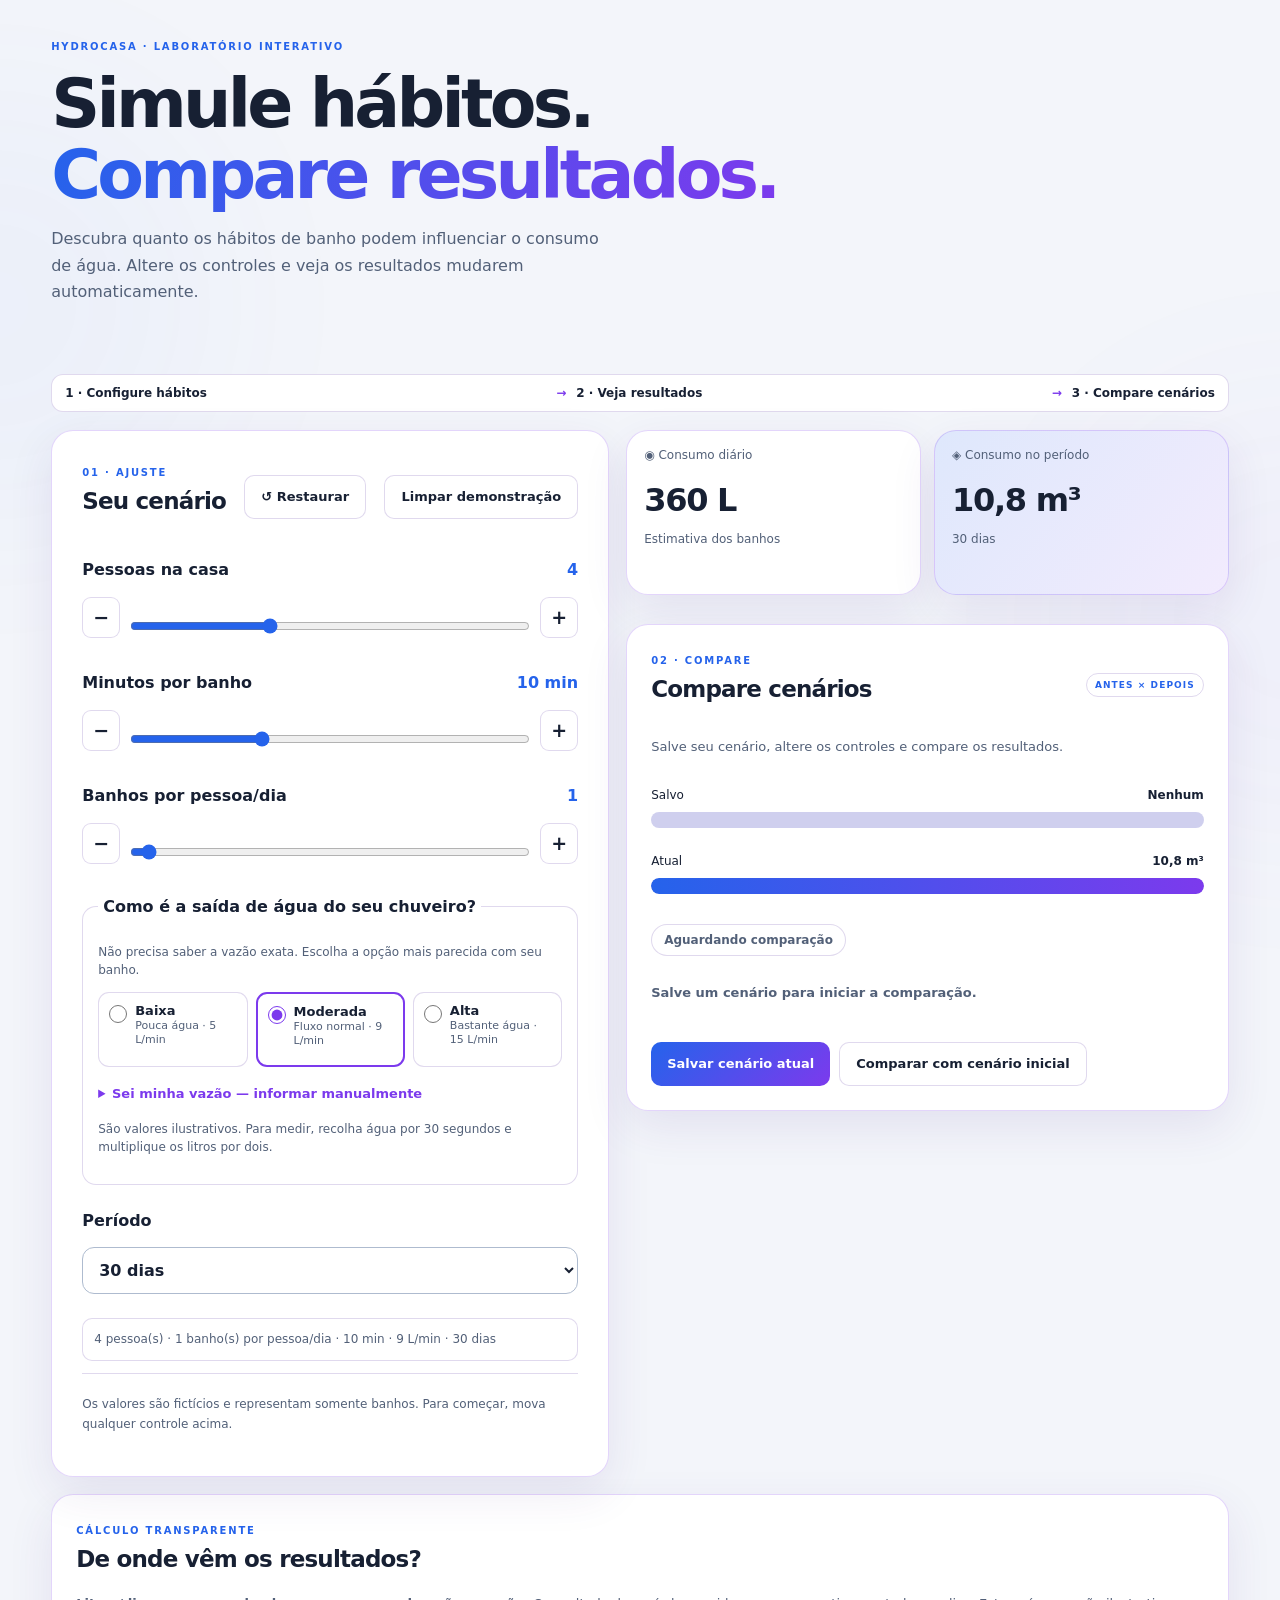
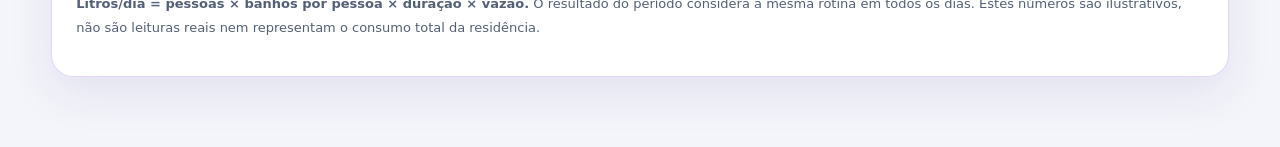
<file: HydroCasa_ESP32_LittleFS1.0.0-20261001T112649Z-1-001/HydroCasa_ESP32_LittleFS1.0.0/data/simulador.html>
<!doctype html>
<html lang="pt-BR"><head><meta charset="UTF-8"><meta name="viewport" content="width=device-width,initial-scale=1"><meta name="color-scheme" content="light dark"><title>Simulador isolado | HydroCasa</title><link rel="stylesheet" href="style.css"><style>
.sim-flow-options{min-width:0;border:1px solid var(--line);border-radius:14px;padding:15px;margin:13px 0;background:var(--surface2)}
.sim-flow-options legend{font-weight:750;padding:0 5px;color:var(--text)}
.sim-flow-options>p,.sim-flow-note{font-size:12px;line-height:1.55;color:var(--muted)}
.sim-flow-choices{display:grid;grid-template-columns:repeat(3,minmax(0,1fr));gap:9px;margin:12px 0}
.sim-flow-choices label{display:flex;align-items:center;gap:8px;border:1px solid var(--line);padding:11px 9px;border-radius:11px;cursor:pointer;background:var(--surface)}
.sim-flow-choices label:has(input:checked){border:2px solid var(--primary2);padding:10px 8px}
.sim-flow-choices input{accent-color:var(--primary2);flex:none}
.sim-flow-choices label span{display:grid;gap:3px}
.sim-flow-choices label small{font-size:11px;color:var(--muted)}
.sim-flow-options details summary{cursor:pointer;font-size:13px;color:var(--primary2);padding:7px 0}
.sim-flow-options details .sim-control{margin:5px 0}
.sim-flow-options input:focus-visible,.sim-flow-options summary:focus-visible{outline:3px solid var(--primary2);outline-offset:3px}
@media(max-width:720px){.sim-flow-choices{grid-template-columns:1fr}}
.sim-flow-options .sim-flow-choices{display:grid!important;grid-template-columns:repeat(3,minmax(0,1fr))!important;gap:8px!important;min-width:0}
.sim-flow-options .sim-flow-choices label{box-sizing:border-box;min-width:0;width:100%;height:auto;min-height:75px;padding:10px!important;display:flex!important;align-items:flex-start;gap:8px;overflow-wrap:anywhere;overflow:hidden}
.sim-flow-options .sim-flow-choices input[type="radio"]{appearance:auto!important;flex:0 0 18px!important;display:block!important;width:18px!important;height:18px!important;min-width:18px!important;min-height:18px!important;margin:2px 0 0!important;padding:0!important;border-radius:50%;box-shadow:none!important;position:static!important;transform:none!important}
.sim-flow-options .sim-flow-choices label span{min-width:0;flex:1 1 0;display:block!important}
.sim-flow-options .sim-flow-choices label strong{display:block;font-size:13px;line-height:1.25}
.sim-flow-options .sim-flow-choices label small{display:block;line-height:1.3;font-size:11px;word-break:normal}
@media(max-width:540px){.sim-flow-options .sim-flow-choices{grid-template-columns:1fr!important}.sim-flow-options .sim-flow-choices label{min-height:52px;align-items:center}}
.sim-howto{margin:16px 0 22px;padding:22px 24px;border:1px solid var(--line);border-left:4px solid var(--primary2);border-radius:18px;background:var(--surface);box-shadow:var(--shadow)}
.sim-howto-heading{display:flex;align-items:flex-start;gap:12px}
.sim-howto-heading>span{font-size:22px;color:var(--primary2)}
.sim-howto-heading h2{font-size:20px;margin:0 0 5px}
.sim-howto-heading p,.sim-howto-steps span,.sim-howto-tip{font-size:13px;color:var(--muted);line-height:1.55}
.sim-howto-heading p{margin:0}
.sim-howto-steps{list-style:none;display:grid;grid-template-columns:repeat(3,minmax(0,1fr));gap:12px;margin:18px 0 12px;padding:0}
.sim-howto-steps li{display:flex;flex-direction:column;gap:7px;padding:14px;border-radius:12px;border:1px solid var(--line);background:var(--surface2)}
.sim-howto-steps strong{font-size:13px;color:var(--text)}
.sim-howto-tip{margin:0;padding-top:9px}
@media(max-width:740px){.sim-howto{padding:17px}.sim-howto-steps{grid-template-columns:1fr}}
@media(prefers-reduced-motion:reduce){.sim-howto *{transition:none!important;animation:none!important}}

/* Guia compacto, entradas de precisão e resumo; restrito ao Simulador. */
.sim-steps-compact{display:flex;align-items:center;justify-content:space-between;gap:8px;flex-wrap:wrap;margin:14px 0 18px;padding:11px 13px;border:1px solid var(--line);background:var(--surface);border-radius:12px}
.sim-steps-compact span{font-size:12px;font-weight:700;color:var(--text)}
.sim-steps-compact span+span:before{content:"→";color:var(--primary2);margin-right:10px}
.sim-range-row{display:flex;align-items:center;gap:8px;width:100%;margin-top:7px}
.sim-range-row input[type=range]{min-width:0;flex:1}
.sim-stepper-btn{min-width:38px;min-height:38px;padding:5px;border:1px solid var(--line);background:var(--surface2);color:var(--text);border-radius:9px;font-size:19px;cursor:pointer}
.sim-summary{font-size:12px;color:var(--muted);line-height:1.55;padding:11px;border-radius:10px;border:1px solid var(--line);background:var(--surface2)}
.sim-results .sim-stats{margin-bottom:12px}.sim-results .sim-stat{padding:17px}
.sim-results .sim-stat strong{font-size:clamp(23px,2.8vw,32px);line-height:1.25}
.sim-compare-actions{display:flex;gap:9px;flex-wrap:wrap;align-items:center}
.sim-compare-actions button{min-height:44px}
.sim-stepper-btn:focus-visible,#simCompareInitial:focus-visible{outline:3px solid var(--primary2);outline-offset:3px}
@media(max-width:700px){.sim-steps-compact{gap:6px}.sim-steps-compact span{font-size:11px}.sim-steps-compact span+span:before{margin-right:5px}.sim-stats{position:sticky;top:8px;z-index:2}.sim-compare-actions button{flex:1 1 165px}}
@media(prefers-reduced-motion:reduce){.sim-stepper-btn{transition:none!important}}
/* Melhor legibilidade apenas para os rotulos do painel 01 - Ajuste. */
.sim-controls > label.sim-control{font-size:16px;line-height:1.5}
</style></head>
<body class="simulator-standalone"><div class="ambient ambient-a" aria-hidden="true"></div><div class="ambient ambient-b" aria-hidden="true"></div><main class="shell simulator-page" id="simulator-page">
<header class="sim-hero"><div><span class="eyebrow">HYDROCASA · LABORATÓRIO INTERATIVO</span><h1 id="simulatorTitle" tabindex="-1">Simule hábitos.<br><em>Compare resultados.</em></h1><p>Descubra quanto os hábitos de banho podem influenciar o consumo de água. Altere os controles e veja os resultados mudarem automaticamente.</p></div></header>
<nav class="sim-steps-compact" aria-label="Etapas do simulador"><span>1 · Configure hábitos</span><span>2 · Veja resultados</span><span>3 · Compare cenários</span></nav>
<div class="sim-layout"><section class="glass-card sim-controls"><div class="sim-heading"><div><span class="eyebrow">01 · AJUSTE</span><h2>Seu cenário</h2></div><button class="ghost-btn" id="simReset" type="button">↺ Restaurar</button><button class="ghost-btn" id="simClearDemo" type="button">Limpar demonstração</button></div>
<label class="sim-control">Pessoas na casa <output id="simResidentsValue"></output><span class="sim-range-row"><button type="button" class="sim-stepper-btn" data-step-target="simResidents" data-step="-1" aria-label="Diminuir pessoas na casa">−</button><input id="simResidents" type="range" min="1" max="10" value="4"><button type="button" class="sim-stepper-btn" data-step-target="simResidents" data-step="1" aria-label="Aumentar pessoas na casa">+</button></span></label>
<label class="sim-control">Minutos por banho <output id="simDurationValue"></output><span class="sim-range-row"><button type="button" class="sim-stepper-btn" data-step-target="simDuration" data-step="-1" aria-label="Diminuir minutos por banho">−</button><input id="simDuration" type="range" min="1" max="30" value="10"><button type="button" class="sim-stepper-btn" data-step-target="simDuration" data-step="1" aria-label="Aumentar minutos por banho">+</button></span></label>
<label class="sim-control">Banhos por pessoa/dia <output id="simShowersValue"></output><span class="sim-range-row"><button type="button" class="sim-stepper-btn" data-step-target="simShowers" data-step="-1" aria-label="Diminuir banhos por pessoa/dia">−</button><input id="simShowers" type="range" min="1" max="4" value="1"><button type="button" class="sim-stepper-btn" data-step-target="simShowers" data-step="1" aria-label="Aumentar banhos por pessoa/dia">+</button></span></label>
<fieldset class="sim-flow-options"><legend>Como é a saída de água do seu chuveiro?</legend><p>Não precisa saber a vazão exata. Escolha a opção mais parecida com seu banho.</p><div class="sim-flow-choices">
<label><input type="radio" name="simFlowPreset" value="5"><span><strong>Baixa</strong><small>Pouca água · 5 L/min</small></span></label>
<label><input type="radio" name="simFlowPreset" value="9" checked><span><strong>Moderada</strong><small>Fluxo normal · 9 L/min</small></span></label>
<label><input type="radio" name="simFlowPreset" value="15"><span><strong>Alta</strong><small>Bastante água · 15 L/min</small></span></label>
</div><details id="simManualFlow"><summary>Sei minha vazão — informar manualmente</summary>
<label class="sim-control" for="simFlow">Vazão em litros por minuto <output id="simFlowValue">9 L/min</output><input id="simFlow" type="number" min="3" max="20" step="0.1" inputmode="decimal" value="9"></label>
</details><p class="sim-flow-note">São valores ilustrativos. Para medir, recolha água por 30 segundos e multiplique os litros por dois.</p></fieldset>
<label class="sim-control">Período <select id="simDays"><option value="7">7 dias</option><option value="30" selected>30 dias</option><option value="365">365 dias</option></select></label>
<p class="sim-summary" id="simSummary" aria-live="off"></p><p class="sim-disclaimer">Os valores são fictícios e representam somente banhos. Para começar, mova qualquer controle acima.</p></section>
<section class="sim-results"><div class="sim-stats"><article class="glass-card sim-stat"><span>◉ Consumo diário</span><strong id="simDaily">—</strong><small>Estimativa dos banhos</small></article><article class="glass-card sim-stat sim-highlight"><span>◈ Consumo no período</span><strong id="simTotal">—</strong><small id="simPeriodCaption"></small></article></div>
<article class="glass-card sim-compare"><div class="sim-heading"><div><span class="eyebrow">02 · COMPARE</span><h2>Compare cenários</h2></div><span class="mini-tag">ANTES × DEPOIS</span></div><p>Salve seu cenário, altere os controles e compare os resultados.</p>
<div class="sim-bars"><div><div class="sim-bar-label"><span>Salvo</span><strong id="simSavedLabel">Nenhum</strong></div><div class="sim-bar-track"><div id="simSavedBar" class="sim-bar sim-bar-muted"></div></div></div><div><div class="sim-bar-label"><span>Atual</span><strong id="simCurrentLabel">—</strong></div><div class="sim-bar-track"><div id="simCurrentBar" class="sim-bar"></div></div></div></div>
<span id="simTrend" class="sim-trend">Aguardando comparação</span><p id="simDifference" class="sim-difference" role="status" tabindex="-1"></p><div class="sim-compare-actions"><button id="simSave" type="button" class="primary-btn">Salvar cenário atual</button><button id="simCompareInitial" type="button" class="ghost-btn">Comparar com cenário inicial</button></div></article></section></div>
<article class="glass-card sim-method"><span class="eyebrow">CÁLCULO TRANSPARENTE</span><h2>De onde vêm os resultados?</h2><p><b>Litros/dia = pessoas × banhos por pessoa × duração × vazão.</b> O resultado do período considera a mesma rotina em todos os dias. Estes números são ilustrativos, não são leituras reais nem representam o consumo total da residência.</p></article></main> 
<script id="simulatorPageScript">
(()=>{const el=id=>document.getElementById(id),ids=['simResidents','simDuration','simShowers','simFlow','simDays'],defaults=[4,10,1,9,30];let saved=null;const presets=[5,9,15];const fmt=n=>n.toLocaleString('pt-BR',{maximumFractionDigits:2}),current=()=>ids.map(id=>+el(id).value),compute=v=>v[0]*v[1]*v[2]*v[3]*v[4];function render(){const v=current(),total=compute(v),daily=total/v[4];['simResidentsValue','simDurationValue','simShowersValue','simFlowValue'].forEach((id,i)=>el(id).textContent=[v[0],v[1]+' min',v[2],v[3]+' L/min'][i]);el('simDaily').textContent=fmt(daily)+' L';el('simTotal').textContent=fmt(total/1000)+' m³';el('simPeriodCaption').textContent=v[4]+' dias';el('simCurrentLabel').textContent=fmt(total/1000)+' m³';el('simSummary').textContent=v[0]+' pessoa(s) · '+v[2]+' banho(s) por pessoa/dia · '+v[1]+' min · '+fmt(v[3])+' L/min · '+v[4]+' dias';const before=saved===null?null:compute([...saved.slice(0,4),v[4]]),max=Math.max(before||0,total,1);el('simSavedLabel').textContent=before===null?'Nenhum':fmt(before/1000)+' m³';el('simSavedBar').style.width=(before===null?0:before/max*100)+'%';el('simCurrentBar').style.width=(total/max*100)+'%';const trend=el('simTrend');trend.textContent=before===null?'Aguardando comparação':total===before?'Consumo equivalente':total<before?'↓ Menor consumo estimado':'↑ Maior consumo estimado';trend.dataset.direction=before===null?'none':total===before?'equal':total<before?'down':'up';const out=el('simDifference');if(before===null){out.textContent='Salve um cenário para iniciar a comparação.';out.className='sim-difference';}else if(total===before){out.textContent='Nenhuma diferença entre os cenários.';out.className='sim-difference';}else{const delta=(total-before)/before*100;out.textContent=(delta<0?'↓ Redução de ':'↑ Aumento de ')+fmt(Math.abs(delta))+'% ('+fmt(Math.abs(total-before)/1000)+' m³ no período).';out.className='sim-difference '+(delta<0?'sim-good':'sim-warn');}}
// Somente postMessage com números limitados; sem acesso a storage ou rede do ESP32.
let demoDelay=0;
function publishDemo(auto){const initial=auto===true;clearTimeout(demoDelay);demoDelay=setTimeout(()=>window.parent.postMessage({type:'hydrocasa-demo-values',v:current(),auto:initial},'*'),200);}
function syncFlowChoice(){const v=Number(el('simFlow').value);const match=presets.find(n=>n===v);document.querySelectorAll('[name="simFlowPreset"]').forEach(r=>r.checked=match===Number(r.value));el('simManualFlow').open=!match;}
function flowChanged(){syncFlowChoice();publishDemo();render();}
document.querySelectorAll('[name="simFlowPreset"]').forEach(r=>r.addEventListener('change',()=>{if(!r.checked)return;el('simFlow').value=r.value;el('simManualFlow').open=false;publishDemo();render();}));
ids.forEach(id=>el(id).addEventListener('input',()=>{if(id==='simFlow')syncFlowChoice();publishDemo();render();document.querySelectorAll('.sim-stat strong').forEach(node=>{node.classList.remove('sim-value-change');void node.offsetWidth;node.classList.add('sim-value-change')})}));document.querySelectorAll('[data-step-target]').forEach(btn=>btn.addEventListener('click',()=>{const input=el(btn.dataset.stepTarget),next=Math.max(Number(input.min),Math.min(Number(input.max),Number(input.value)+Number(btn.dataset.step)));input.value=next;input.dispatchEvent(new Event('input',{bubbles:true}));}));el('simCompareInitial').addEventListener('click',()=>{saved=defaults.slice();render();el('simDifference').focus();});el('simSave').addEventListener('click',()=>{saved=current();render();el('simDifference').focus()});el('simClearDemo').addEventListener('click',()=>{window.parent.postMessage({type:'hydrocasa-demo-clear'},'*');});el('simReset').addEventListener('click',()=>{ids.forEach((id,i)=>el(id).value=defaults[i]);saved=null;syncFlowChoice();render();publishDemo()});syncFlowChoice();render();publishDemo(true);window.addEventListener('message',event=>{if(event.source!==window.parent||event.data?.type!=='hydrocasa-demo-clear-inputs')return;ids.forEach((id,i)=>el(id).value=defaults[i]);saved=null;syncFlowChoice();render();});})();
</script><script>window.addEventListener('message',event=>{if(event.source!==window.parent||!event.data)return;if(event.data.type==='hydrocasa-simulator-theme')document.body.classList.toggle('dark',event.data.dark===true);});</script><script id="simulatorResizeScript">(()=>{let last=0;const report=()=>{const height=Math.ceil(document.querySelector('.simulator-page').getBoundingClientRect().bottom+12);if(height===last||height<200||height>6000)return;last=height;window.parent.postMessage({type:'hydrocasa-simulator-height',height},'*');};if('ResizeObserver' in window)new ResizeObserver(report).observe(document.querySelector('.simulator-page'));window.addEventListener('load',report);window.addEventListener('resize',report);requestAnimationFrame(report)})();</script></body></html>
</file>
<file: HydroCasa_ESP32_LittleFS1.0.0-20261001T112649Z-1-001/HydroCasa_ESP32_LittleFS1.0.0/data/style.css>
:root{
  --bg:#f4f7fc;--surface:rgba(255,255,255,.82);--surface2:#fff;--text:#10182b;--muted:#68738a;
  --line:rgba(40,70,110,.12);--primary:#2563eb;--primary2:#7c3aed;--cyan:#06b6d4;
  --shadow:0 18px 55px rgba(30,50,90,.10);--radius:22px;--danger:#ef4444;
}
body.dark{
  --bg:#030712;--surface:rgba(10,20,38,.78);--surface2:#0a1426;--text:#e8f1ff;--muted:#8ea1bd;
  --line:rgba(120,170,255,.13);--primary:#3b82f6;--primary2:#8b5cf6;--cyan:#22d3ee;
  --shadow:0 18px 60px rgba(0,0,0,.38);
}
*{box-sizing:border-box}html{scroll-behavior:smooth}body{margin:0;font-family:Inter,ui-sans-serif,system-ui,-apple-system,Segoe UI,sans-serif;background:var(--bg);color:var(--text);min-height:100vh;overflow-x:hidden}
button{font:inherit;color:inherit;cursor:pointer}.ambient{position:fixed;width:430px;height:430px;border-radius:50%;filter:blur(110px);opacity:.12;pointer-events:none;z-index:-1}.ambient-a{background:#2563eb;top:10%;left:-220px}.ambient-b{background:#8b5cf6;right:-230px;top:45%}
.topbar{height:76px;padding:0 5vw;display:flex;align-items:center;justify-content:space-between;border-bottom:1px solid var(--line);background:color-mix(in srgb,var(--bg) 72%,transparent);backdrop-filter:blur(20px);position:sticky;top:0;z-index:20}
.brand{display:flex;gap:12px;align-items:center}.brand-mark{width:42px;height:42px;border-radius:13px;display:grid;place-items:center;font-weight:900;background:linear-gradient(135deg,var(--primary),var(--primary2));color:white;box-shadow:0 0 28px rgba(59,130,246,.28)}.brand strong{display:block}.brand span{display:block;font-size:10px;letter-spacing:.14em;text-transform:uppercase;color:var(--muted);margin-top:2px}
.header-actions{display:flex;align-items:center;gap:10px}.badge{font-size:12px;padding:8px 11px;border-radius:999px;border:1px solid var(--line)}.badge.online{color:#10b981}.badge.offline{color:var(--muted)}.icon-btn{border:1px solid var(--line);background:var(--surface);border-radius:12px;width:38px;height:38px}
.shell{width:min(1180px,90vw);margin:auto}.hero{padding:70px 0 45px;display:flex;justify-content:space-between;gap:40px;align-items:flex-end}.eyebrow{font-size:10px;letter-spacing:.18em;font-weight:800;color:var(--primary);text-transform:uppercase}.hero h1{font-size:clamp(40px,6vw,72px);line-height:.98;margin:14px 0 18px;letter-spacing:-.055em}.hero h1 em{font-style:normal;background:linear-gradient(100deg,var(--primary),var(--primary2));-webkit-background-clip:text;background-clip:text;color:transparent}.hero p{max-width:610px;color:var(--muted);font-size:16px;line-height:1.65}.hero-time{text-align:right;border-left:1px solid var(--line);padding-left:35px}.hero-time span,.hero-time small{display:block;color:var(--muted);font-size:11px}.hero-time strong{display:block;font-size:30px;letter-spacing:-.03em;margin:5px 0}
.metrics-grid{display:grid;grid-template-columns:repeat(4,1fr);gap:13px;margin-bottom:28px}.metric-card,.glass-card{background:var(--surface);border:1px solid var(--line);box-shadow:var(--shadow);backdrop-filter:blur(18px);border-radius:var(--radius)}.metric-card{padding:21px}.metric-label{font-size:11px;text-transform:uppercase;letter-spacing:.08em;color:var(--muted)}.metric-card strong{display:block;font-size:25px;margin:8px 0 5px}.metric-card small{color:var(--muted);font-size:12px}.dot{display:inline-block;width:7px;height:7px;border-radius:50%;margin-right:6px}.d1{background:#3b82f6}.d2{background:#a855f7}
.tabs{display:flex;gap:5px;padding:5px;background:var(--surface);border:1px solid var(--line);border-radius:15px;width:max-content;margin:10px 0 34px}.tab{border:0;background:transparent;border-radius:11px;padding:10px 16px;color:var(--muted);font-weight:650;font-size:13px}.tab.active{background:linear-gradient(135deg,var(--primary),var(--primary2));color:white}
.panel{display:none}.active-panel{display:block}.section-heading{display:flex;align-items:flex-end;justify-content:space-between;gap:20px;margin:10px 0 18px}.section-heading h2{margin:4px 0;font-size:29px;letter-spacing:-.03em}.section-heading p{margin:0;color:var(--muted);font-size:13px}
.dashboard-grid{display:grid;grid-template-columns:1.55fr .8fr;gap:15px}.lower-grid{display:grid;grid-template-columns:1.4fr .9fr;gap:15px;margin-top:15px}.glass-card{padding:24px}.card-head{display:flex;justify-content:space-between;align-items:flex-start;gap:20px}.card-head h3{margin:0;font-size:16px}.card-head p{margin:5px 0 0;color:var(--muted);font-size:12px}.live-dot,.mini-tag{font-size:9px;letter-spacing:.12em;font-weight:800;padding:6px 8px;border:1px solid var(--line);border-radius:999px;color:var(--primary)}
.water-map{min-height:430px}.pipe-diagram{height:300px;position:relative;margin-top:18px}.tank{position:absolute;left:50%;transform:translateX(-50%);width:110px;height:55px;border:1px solid var(--primary);border-radius:14px;display:flex;flex-direction:column;align-items:center;justify-content:center;background:rgba(37,99,235,.08)}.tank span{font-size:8px;color:var(--muted);text-transform:uppercase}.tank b{font-size:11px}.top-tank{top:0}.bottom-tank{bottom:0;border-color:var(--cyan)}.pipe{position:absolute;background:linear-gradient(90deg,var(--primary),var(--cyan));box-shadow:0 0 12px rgba(34,211,238,.2);border-radius:9px}.vertical{width:8px;height:75px;top:55px;left:calc(50% - 4px)}.junction{position:absolute;top:122px;left:calc(50% - 18px);width:36px;height:36px;border:2px solid var(--primary);border-radius:50%;display:grid;place-items:center;font-size:11px;background:var(--surface2);z-index:2}.branch{position:absolute;top:140px;width:45%;height:65px}.branch.left{left:0}.branch.right{right:0}.horizontal{height:8px;width:76%;top:0}.left .horizontal{right:0}.right .horizontal{left:0}.sensor{position:absolute;top:-14px;width:36px;height:36px;border-radius:50%;display:grid;place-items:center;color:white;font-weight:900;font-size:10px;box-shadow:0 0 24px rgba(59,130,246,.35)}.sensor1{right:16%;background:linear-gradient(135deg,#2563eb,#06b6d4)}.sensor2{left:16%;background:linear-gradient(135deg,#7c3aed,#a855f7)}.after{top:0;width:48%}.left .after{left:52%}.right .after{right:52%}.drain-left,.drain-right{height:8px;width:22%;top:198px}.drain-left{left:28%;transform:rotate(55deg);transform-origin:left}.drain-right{right:28%;transform:rotate(-55deg);transform-origin:right}.diagram-legend{display:flex;gap:20px;flex-wrap:wrap;color:var(--muted);font-size:11px}.legend-sensor{display:inline-block;width:8px;height:8px;border-radius:50%;margin-right:5px}.legend-sensor.s1{background:#3b82f6}.legend-sensor.s2{background:#a855f7}
.donut-wrap{height:220px;display:grid;place-items:center}.donut{width:160px;height:160px;border-radius:50%;background:conic-gradient(var(--primary) 0 50%,var(--primary2) 50%);display:grid;place-items:center;position:relative}.donut:before{content:"";position:absolute;inset:13px;border-radius:50%;background:var(--surface2)}.donut>div{position:relative;text-align:center}.donut strong{display:block;font-size:28px}.donut span{display:block;font-size:10px;color:var(--muted)}.split-row{display:flex;justify-content:space-between;padding:12px 0;border-top:1px solid var(--line);font-size:12px}.split-row span{color:var(--muted)}
canvas{width:100%;display:block;margin-top:20px}.alert-content{display:flex;gap:12px;align-items:flex-start;padding:16px;border-radius:15px;background:rgba(16,185,129,.07);margin:22px 0 12px}.alert-icon{width:30px;height:30px;border-radius:50%;display:grid;place-items:center;background:#10b981;color:white;font-weight:900}.alert-content strong{font-size:13px}.alert-content p{margin:5px 0 0;color:var(--muted);font-size:11px;line-height:1.5}.alert-content.warning{background:rgba(245,158,11,.09)}.alert-content.warning .alert-icon{background:#f59e0b}.secondary-btn,.primary-btn,.ghost-btn,.danger-btn{border-radius:11px;padding:10px 13px;font-size:12px;font-weight:700}.secondary-btn,.ghost-btn{border:1px solid var(--line);background:transparent}.primary-btn{border:0;background:linear-gradient(135deg,var(--primary),var(--primary2));color:white}.danger-btn{border:1px solid rgba(239,68,68,.3);background:rgba(239,68,68,.08);color:var(--danger)}
.month-nav{display:flex;align-items:center;gap:10px}.month-nav button{width:34px;height:34px;border:1px solid var(--line);background:var(--surface);border-radius:10px}.calendar-card{padding:16px}.weekdays,.calendar-grid{display:grid;grid-template-columns:repeat(7,1fr);gap:7px}.weekdays{padding:0 5px 10px}.weekdays span{text-align:center;color:var(--muted);font-size:9px;font-weight:800}.day{min-height:105px;border:1px solid var(--line);border-radius:14px;background:rgba(127,140,160,.04);padding:11px;position:relative;transition:.2s}.day:hover{transform:translateY(-2px);border-color:rgba(59,130,246,.4)}.day .num{font-size:12px;font-weight:800}.day .day-total{position:absolute;bottom:11px;left:11px;font-size:12px;font-weight:750}.day.empty{filter:grayscale(1);opacity:.5}.day.future{background:rgba(124,58,237,.06);border-color:rgba(124,58,237,.15)}.day.future .day-total{color:var(--primary2);font-size:10px}.day.has-data{background:linear-gradient(145deg,rgba(37,99,235,.09),rgba(124,58,237,.08))}.day.today{outline:2px solid var(--primary);outline-offset:-2px}.calendar-key{display:flex;gap:18px;margin:12px 2px;color:var(--muted);font-size:11px}.key-dot{display:inline-block;width:8px;height:8px;border-radius:50%;margin-right:5px}.key-dot.empty{background:#9ca3af}.key-dot.future{background:#8b5cf6}.key-dot.data{background:#3b82f6}
.analysis-grid,.settings-grid{display:grid;grid-template-columns:repeat(3,1fr);gap:15px}.settings-grid{grid-template-columns:repeat(2,1fr)}.big-number span,.setting-card span{font-size:11px;text-transform:uppercase;letter-spacing:.08em;color:var(--muted)}.big-number strong{display:block;font-size:31px;margin:10px 0}.big-number small,.setting-card p{color:var(--muted);font-size:11px}.highlight{border-color:rgba(124,58,237,.35)}.report-card{margin-top:15px}.bar-row{margin:18px 0}.bar-label{display:flex;justify-content:space-between;font-size:12px;margin-bottom:7px}.bar-track{height:10px;background:rgba(127,140,160,.12);border-radius:20px;overflow:hidden}.bar-fill{height:100%;border-radius:20px;background:linear-gradient(90deg,var(--primary),var(--primary2));width:0;transition:width .5s}.setting-card strong{display:block;margin:8px 0}.danger{border-color:rgba(239,68,68,.2)}
.modal{position:fixed;inset:0;display:none;align-items:center;justify-content:center;z-index:50}.modal.open{display:flex}.modal-backdrop{position:absolute;inset:0;background:rgba(0,0,0,.55);backdrop-filter:blur(8px)}.modal-box{position:relative;width:min(600px,90vw);max-height:82vh;overflow:auto;background:var(--surface2);border:1px solid var(--line);border-radius:25px;padding:30px;box-shadow:0 30px 90px rgba(0,0,0,.35);animation:pop .2s ease}.modal-close{position:absolute;right:15px;top:13px;width:34px;height:34px;border-radius:50%;border:1px solid var(--line);background:transparent;font-size:22px}.modal-box h3{margin:0 0 8px;font-size:23px}.modal-box p{color:var(--muted);font-size:13px;line-height:1.6}.choice-grid{display:grid;grid-template-columns:repeat(2,1fr);gap:9px;margin:20px 0}.choice{padding:14px;border:1px solid var(--line);border-radius:14px;background:transparent;text-align:left}.choice.selected{border-color:var(--primary);background:rgba(37,99,235,.08)}.choice b{display:block;font-size:12px}.choice small{color:var(--muted)}.modal-actions{display:flex;justify-content:flex-end;gap:8px}@keyframes pop{from{opacity:0;transform:translateY(10px) scale(.98)}to{opacity:1;transform:none}}
footer{width:min(1180px,90vw);margin:50px auto 30px;color:var(--muted);font-size:10px;text-align:center}footer span{color:var(--text);font-weight:800}
@media(max-width:850px){.metrics-grid{grid-template-columns:repeat(2,1fr)}.dashboard-grid,.lower-grid,.analysis-grid{grid-template-columns:1fr}.hero{align-items:flex-start;flex-direction:column}.hero-time{text-align:left;border-left:0;border-top:1px solid var(--line);padding:15px 0 0;width:100%}.day{min-height:80px}.settings-grid{grid-template-columns:1fr}}
@media(max-width:560px){.metrics-grid{grid-template-columns:1fr}.tabs{width:100%;overflow:auto}.tab{white-space:nowrap}.weekdays,.calendar-grid{gap:3px}.day{padding:7px;min-height:68px}.day .day-total{left:7px;bottom:7px;font-size:9px}.day .num{font-size:10px}.choice-grid{grid-template-columns:1fr}.hero{padding-top:45px}.topbar{padding:0 4vw}}

/* Household profile and transparent reference comparison. */
.household-card{margin-bottom:20px}.household-card h2{font-size:22px;margin:7px 0}.household-controls{display:flex;align-items:center;gap:15px;flex-wrap:wrap;margin:20px 0}.stepper{display:flex;align-items:center;gap:6px}.stepper input{width:92px;text-align:center}.stepper button{width:42px;height:42px;border:1px solid var(--line);border-radius:10px;background:var(--surface2)}
input,select{font:inherit;color:var(--text);background:var(--surface2);border:1px solid var(--line);border-radius:9px;padding:10px;width:100%;min-height:44px}input:disabled{opacity:.65}.form-grid{display:grid;grid-template-columns:repeat(2,minmax(0,1fr));gap:18px;margin:18px 0}.form-grid label{display:flex;flex-direction:column;gap:7px;font-size:13px}.form-grid small,.muted-note{color:var(--muted);font-size:12px;line-height:1.5}.form-grid [hidden]{display:none}
summary{cursor:pointer;font-weight:650;font-size:13px;padding:10px 0}details p{font-size:13px;line-height:1.6}.source-inline{font-size:12px;line-height:1.6;border-top:1px solid var(--line);padding-top:12px}.source-inline a,.reference-grid a,#methodologyContent a{color:var(--primary);overflow-wrap:anywhere}.comparison-grid{display:grid;grid-template-columns:repeat(3,minmax(0,1fr));gap:13px;margin-bottom:22px}.comparison-grid span,.comparison-grid small{display:block;font-size:12px;color:var(--muted);line-height:1.5}.comparison-grid strong{display:block;font-size:22px;line-height:1.25;margin:10px 0;overflow-wrap:anywhere}.comparison-grid #comparisonStatus{font-size:17px}
.reference-grid{display:grid;grid-template-columns:repeat(2,minmax(0,1fr));gap:15px;margin-top:20px}.reference-grid h3{font-size:16px}.reference-grid p{font-size:13px;line-height:1.6}.reference-value{font-size:22px;font-weight:750}.activity-preview{padding:15px;border-radius:12px;background:var(--line);margin:15px 0;line-height:1.6}.activity-entry{border-top:1px solid var(--line);padding:15px 0;font-size:13px;line-height:1.6}.activity-entry button{margin-top:8px}.form-error{color:#b91c1c}body.dark .form-error{color:#fca5a5}.comparison-above{color:#b45309}body.dark .comparison-above{color:#fbbf24}
:focus-visible{outline:3px solid var(--primary);outline-offset:3px}button:disabled{opacity:.5;cursor:default}.day .day-total{right:5px;overflow-wrap:anywhere;font-size:10px}.metric-card strong{font-size:clamp(19px,2.1vw,25px)}.big-number strong{font-size:clamp(21px,2.6vw,31px)}.tabs{max-width:100%;overflow-x:auto}.tab{white-space:nowrap}
@media(max-width:850px){.comparison-grid{grid-template-columns:1fr}.comparison-grid strong{font-size:21px}}
@media(max-width:560px){.form-grid,.reference-grid{grid-template-columns:1fr}.household-card,.glass-card{padding:18px}.day .day-total{font-size:8px;left:3px;bottom:5px}.calendar-card{padding:8px}.day{min-height:90px}.section-heading{flex-wrap:wrap}.household-controls{gap:10px}.big-number strong{font-size:25px}}


/* Hierarquia dos cartões: título em faixa suave, valor em destaque e apoio abaixo.
   Referência de organização tipográfica: https://m3.material.io/styles/typography/applying-type
   Manter a paleta azul/violeta existente e espaços de 8, 16 e 24 px.
   Evitar alturas fixas: nomes personalizados e avisos devem quebrar sem cortes. */
:root {
  --card-accent: #2456c4;
  --card-title-bg: #eef3ff;
  --card-title-border: #d8e3fb;
}
body.dark {
  --card-accent: #a9c9ff;
  --card-title-bg: #132542;
  --card-title-border: #304768;
}
.brand { color: var(--text); text-decoration: none; border-radius: 12px; }
.brand:hover .brand-mark { box-shadow: 0 0 0 4px var(--card-title-bg); }
.brand:focus-visible { outline-offset: 6px; }
.metrics-grid, .comparison-grid { gap: 16px; margin-bottom: 24px; }
.metric-card, .comparison-grid > .glass-card { padding: 24px; min-width: 0; }
.metric-card:nth-child(3) { --card-accent: #7133b8; --card-title-bg: #f6efff; --card-title-border: #e8d9fa; }
body.dark .metric-card:nth-child(3) { --card-accent: #d6b5ff; --card-title-bg: #2b1b40; --card-title-border: #513766; }

/* A faixa identifica o título; não tem aparência de botão nem interação fictícia. */
.metric-label,
.comparison-grid > .glass-card > span:first-child,
.big-number > span:first-child,
.setting-card > span:first-child {
  display: flex;
  align-items: center;
  min-height: 48px;
  padding: 10px 12px;
  margin: 0 0 16px;
  border: 1px solid var(--card-title-border);
  border-left: 3px solid var(--card-accent);
  border-radius: 10px;
  background: var(--card-title-bg);
  color: var(--card-accent);
  font-size: 13px;
  line-height: 1.45;
  font-weight: 650;
  letter-spacing: .01em;
  text-transform: none;
  overflow-wrap: anywhere;
}
.metric-card > strong, .comparison-grid > .glass-card > strong {
  margin: 0 0 12px;
  font-size: clamp(22px, 2.2vw, 28px);
  line-height: 1.3;
  letter-spacing: -.025em;
  font-variant-numeric: tabular-nums;
  overflow-wrap: anywhere;
}
.metric-card > small, .comparison-grid > .glass-card > small {
  display: block;
  font-size: 13px;
  line-height: 1.65;
  color: var(--muted);
}
.comparison-grid #comparisonStatus { font-size: 18px; line-height: 1.5; letter-spacing: -.01em; }

/* Cabeçalhos dos demais painéis seguem o mesmo ritmo, sem competir com os valores. */
.card-head { padding-bottom: 16px; border-bottom: 1px solid var(--line); gap: 16px; }
.card-head > div { min-width: 0; }
.card-head h3, .reference-grid h3 {
  padding-left: 12px;
  border-left: 3px solid var(--card-accent);
  font-size: 16px;
  line-height: 1.5;
  font-weight: 650;
  color: var(--text);
  margin-top: 0;
}
.card-head p { font-size: 13px; line-height: 1.6; margin-top: 8px; }
.card-head > .mini-tag, .card-head > .live-dot { flex-shrink: 0; }
@media (max-width: 560px) {
  .metric-card, .comparison-grid > .glass-card { padding: 20px; }
  .metric-label, .comparison-grid > .glass-card > span:first-child { min-height: 44px; }
  .card-head { flex-wrap: wrap; }
}
/* Respeitar quem prefere movimento reduzido também no link de retorno ao topo. */
@media (prefers-reduced-motion: reduce) {
  html { scroll-behavior: auto; }
  *, *::before, *::after { animation: none !important; transition: none !important; }
}


/* Confirmação compacta: um único ícone de 26 px, sem cortes ou metades.
   Fade e escala curta usam apenas opacity/transform para uma entrada suave.
   O ícone decorativo acompanha a mensagem acessível em role=status. */
.profile-feedback { display: flex; align-items: flex-start; gap: 8px; line-height: 1.6; }
.profile-feedback.saved > span:last-child { padding-top: 0; }
.profile-success-icon {
  display: inline-block; flex: 0 0 26px; width: 26px; height: 26px;
  margin-top: 1px; border-radius: 8px;
  background: linear-gradient(145deg,#aa86fa 0%,#8252dd 48%,#4c2698 100%);
  color: #f1e8ff;
  box-shadow: inset 0 2px 3px #ffffff65, inset 0 -2px 3px #29104f60;
  transform-origin: center;
  animation: profile-confirm-in 320ms cubic-bezier(.22,1,.36,1) both;
}
.profile-success-icon svg {
  display: block; width: 100%; height: 100%;
  filter: drop-shadow(0 1px 1px #30105b80);
}
@keyframes profile-confirm-in {
  from { opacity: 0; transform: translateY(2px) scale(.9); }
  to { opacity: 1; transform: translateY(0) scale(1); }
}
/* Mostrar imediatamente quando o usuário prefere movimento reduzido. */
@media (prefers-reduced-motion: reduce) {
  .profile-success-icon { animation: none; transform: none; opacity: 1; }
}


/* Acabamento: sombras leves e estados semânticos. Azul/violeta identificam ramais;
   sucesso, atenção e erro sempre têm texto, nunca dependem somente da cor. */
:root {
  --shadow: 0 4px 18px rgba(30,50,90,.055);
  --success-text: #167044; --success-bg: #edf8f1;
  --warning-text: #865408; --warning-bg: #fff7e5;
  --error-text: #b42332; --error-bg: #fff1f2;
}
body.dark {
  --shadow: 0 4px 20px rgba(0,0,0,.2);
  --success-text: #8ce0b0; --success-bg: #102c22;
  --warning-text: #f7ce7a; --warning-bg: #302615;
  --error-text: #fda4af; --error-bg: #341b25;
}
/* Degradê de ação restrito ao botão principal e à aba ativa.
   Marca, sensores e gráfico preservam as cores de identificação do sistema. */
.hero h1 em { background: none; color: var(--primary); -webkit-text-fill-color: currentColor; }
.bar-fill { background: var(--primary); }
.day.has-data { background: var(--card-title-bg); }
.day:hover { transform: none; }
.metric-card, .glass-card { transition: none; }
.secondary-btn, .ghost-btn, .icon-btn { transition: background-color 140ms ease, border-color 140ms ease; }
.secondary-btn:hover, .ghost-btn:hover, .icon-btn:hover { background: var(--card-title-bg); border-color: var(--card-title-border); }
.profile-actions { display: flex; align-items: center; gap: 16px; flex-wrap: wrap; margin: 20px 0 16px; }
.profile-actions > .primary-btn { min-height: 44px; flex-shrink: 0; }
.profile-actions #profileMessage { margin: 0; font-size: 14px; }
#profileMessage:empty { display: none; }
#profileMessage.saved { color: var(--success-text); background: var(--success-bg); padding: 8px 12px; border-radius: 10px; }
#profileDayNotice { color: var(--warning-text); background: var(--warning-bg); border-left: 3px solid currentColor; padding: 12px 14px; border-radius: 8px; }
.form-error, body.dark .form-error, .field-error, .form-grid .field-error { color: var(--error-text); }
.field-error { display: block; font-size: 12px; line-height: 1.5; margin-top: 6px; }
[aria-invalid="true"] { border-color: var(--error-text); background: var(--error-bg); }
.alert-content.neutral { background: var(--card-title-bg); color: var(--text); }
.alert-content.warning { background: var(--warning-bg); color: var(--warning-text); }
.comparison-above, body.dark .comparison-above { color: var(--warning-text); }
.badge.online { color: var(--success-text); background: var(--success-bg); }
/* Só o conteúdo expandido ganha um fade curto; não mover os cartões de leitura. */
details[open] > :not(summary) { animation: details-appear 160ms ease-out; }
@keyframes details-appear { from { opacity: .3; } to { opacity: 1; } }
@media (max-width: 560px) {
  .profile-actions { align-items: flex-start; gap: 12px; }
  .profile-actions > .primary-btn { width: 100%; }
}
@media (prefers-reduced-motion: reduce) {
  details[open] > :not(summary) { animation: none; }
  .secondary-btn, .ghost-btn, .icon-btn { transition: none; }
}


/* Segunda página na mesma aplicação: preservar o coletor e os estilos do painel. */
[hidden] { display: none !important; }
.page-nav { display: flex; gap: 8px; padding-top: 20px; }
.page-nav a { padding: 10px 16px; border-radius: 10px; color: var(--muted); text-decoration: none; font-weight: 650; border: 1px solid transparent; }
.page-nav a[aria-current="page"] { color: var(--card-accent); background: var(--card-title-bg); border-color: var(--card-title-border); }
.consumption-page { padding-top: 32px; }
.consumption-page h1 { font-size: clamp(28px,4vw,40px); margin: 8px 0 12px; letter-spacing: -.035em; }
.consumption-page h2 { font-size: 20px; margin: 0; }
.history-notice { font-size: 14px; line-height: 1.7; color: var(--muted); max-width: 85ch; }
.history-filters { display: flex; flex-wrap: wrap; gap: 16px; align-items: flex-end; }
.history-filters label { display: grid; gap: 8px; font-size: 14px; flex: 1 1 180px; }
.history-filters button { min-height: 44px; }
.history-summary { margin-top: 24px; }
.history-chart, .history-table-scroll { overflow-x: auto; }
.history-chart { color: var(--muted); padding-top: 16px; }
.history-chart svg { display: block; min-width: 100%; }
.history-table-card, .history-details { margin-top: 24px; }
.history-table { width: 100%; border-collapse: collapse; font-size: 14px; }
.history-table th, .history-table td { text-align: left; padding: 14px 12px; border-bottom: 1px solid var(--line); white-space: nowrap; }
.history-table thead th { color: var(--muted); font-size: 12px; }
.history-details p, .history-details li { font-size: 14px; line-height: 1.7; }
.sr-only { position: absolute; width: 1px; height: 1px; padding: 0; overflow: hidden; clip: rect(0,0,0,0); white-space: nowrap; }
@media(max-width:560px) { .history-filters button { width: 100%; } .consumption-page { padding-top: 24px; } }


/* Rolagem roxa em toda a interface, incluindo tabelas e painéis internos.
   O seletor do html acompanha o tema para também colorir a barra da janela. */
:root { --scroll-thumb: #7c3aed; --scroll-track: #eee9f8; --scroll-hover: #6d28d9; }
html:has(body.dark), body.dark {
  --scroll-thumb: #8b5cf6; --scroll-track: #141025; --scroll-hover: #a78bfa;
}
* { scrollbar-color: var(--scroll-thumb) var(--scroll-track); }
/* Compatibilidade com navegadores que utilizam os pseudo-elementos WebKit. */
::-webkit-scrollbar { width: 12px; height: 12px; }
::-webkit-scrollbar-track { background: var(--scroll-track); }
::-webkit-scrollbar-thumb {
  background: var(--scroll-thumb); border: 3px solid var(--scroll-track); border-radius: 999px;
}
::-webkit-scrollbar-thumb:hover { background: var(--scroll-hover); }
::-webkit-scrollbar-corner { background: var(--scroll-track); }
/* Preservar as cores de acessibilidade escolhidas pelo sistema operacional. */
@media (forced-colors: active) { * { scrollbar-color: auto; } }


/* Polimento aprovado: hierarquia, ícones e medidas consistentes, sem alterar dados. */
.topbar { height: 68px; }
.hero { padding: 36px 0 28px; gap: 24px; }
.hero h1 { font-size: clamp(34px,4.8vw,56px); line-height: 1.06; margin: 12px 0; }
.hero p { margin-bottom: 0; font-size: 15px; }
.hero-time strong { font-size: 26px; }
.metrics-grid { grid-template-columns: 1.25fr 1fr 1fr 1fr; }
.metric-primary { border-color: var(--card-title-border); background: var(--card-title-bg); }
.metric-primary > strong { font-size: clamp(28px,3vw,36px); }
strong .value-unit { display: inline; font-size: .55em; font-weight: 550; color: var(--muted); letter-spacing: 0; white-space: nowrap; }
.value-missing { color: var(--muted); }
.ui-icon { width: 20px; height: 20px; flex: 0 0 20px; vertical-align: middle; }
.metric-label, .icon-label, .page-nav a { display: flex; align-items: center; gap: 8px; }
.empty-state { display: flex; flex-direction: column; align-items: center; text-align: center; gap: 12px; padding: 36px 20px; color: var(--muted); }
.empty-state .ui-icon { width: 36px; height: 36px; color: var(--card-accent); }
.empty-state strong { color: var(--text); font-size: 17px; }
.empty-state p { margin: 0; max-width: 48ch; font-size: 14px; line-height: 1.6; }
.form-grid { gap: 24px; }
.form-grid label { font-size: 14px; gap: 8px; }
.form-grid input[type="number"] { max-width: 230px; }
input,select { min-height: 46px; }
.profile-details { border-top: 1px solid var(--line); border-bottom: 1px solid var(--line); padding: 8px 0; }
.profile-details > summary { color: var(--card-accent); }
.primary-btn,.secondary-btn,.ghost-btn,.danger-btn { min-height: 44px; border-radius: 10px; padding: 11px 16px; font-size: 13px; line-height: 1.4; }
.secondary-btn,.ghost-btn { background: var(--surface2); }
.history-table thead { background: var(--card-title-bg); }
.history-table thead th { color: var(--card-accent); }
.history-table td:nth-child(2),.history-table td:nth-child(3),.history-table td:nth-child(4),
.history-table th:nth-child(2),.history-table th:nth-child(3),.history-table th:nth-child(4) { text-align: right; font-variant-numeric: tabular-nums; }
.history-table tbody tr:hover,.history-table tbody tr:focus-within { background: var(--card-title-bg); }
body.dark { --bg: #080e1b; --surface: #111c2e; --surface2: #152238; --line: rgba(159,183,220,.23); --muted: #a8b7ce; --shadow: 0 3px 12px rgba(0,0,0,.12); }
@media(max-width:850px) { .metrics-grid { grid-template-columns: repeat(2,minmax(0,1fr)); } }
@media(max-width:560px) {
  .metrics-grid { grid-template-columns: 1fr; }
  .hero { padding-top: 26px; }
  .form-grid input[type="number"] { max-width: 100%; }
  .brand span { font-size: 8px; letter-spacing: .06em; }
  .header-actions { gap: 6px; }
}


/* Tema claro: superfícies sólidas e contraste legível, sem afetar o tema escuro.
   Lavanda identifica títulos; azul/violeta dos sensores mantêm seu significado. */
body:not(.dark) {
  --bg: #f3f5fa; --surface: #ffffff; --surface2: #ffffff;
  --text: #172033; --muted: #526078; --line: #dce3ee;
  --card-accent: #6230a5; --card-title-bg: #f4effb; --card-title-border: #e4d9f3;
  --shadow: 0 4px 16px rgba(23,32,51,.045);
}
body:not(.dark) .ambient { opacity: .035; }
body:not(.dark) .metric-card,
body:not(.dark) .glass-card { backdrop-filter: none; }
body:not(.dark) .metric-primary { background: #f4effb; border-color: #dac9ef; }
body:not(.dark) .metric-primary > strong { color: #172033; }
body:not(.dark) input,
body:not(.dark) select { border-color: #aebbcf; background: #ffffff; }
body:not(.dark) input:focus-visible,
body:not(.dark) select:focus-visible { border-color: #7c3aed; outline: 2px solid #7c3aed; outline-offset: 2px; }
body:not(.dark) input:disabled,
body:not(.dark) select:disabled { opacity: 1; color: #526078; background: #edf0f5; border-color: #c9d2df; }
/* Erros continuam reconhecíveis, inclusive com as bordas mais fortes dos campos. */
body:not(.dark) [aria-invalid="true"] { border-color: var(--error-text); background: var(--error-bg); }
body:not(.dark) .tab { color: #38465d; }
body:not(.dark) .tab.active { color: #ffffff; background: #6d28d9; }
body:not(.dark) .history-table thead { background: #edf2fa; }
body:not(.dark) .history-table thead th { color: #38465d; }
body:not(.dark) .history-table tbody tr:nth-child(even) { background: #f8fafd; }
body:not(.dark) .history-table tbody tr:hover,
body:not(.dark) .history-table tbody tr:focus-within { background: #f0eafa; }


/* Sobre nós: leitura editorial em blocos, seguindo as superfícies dos dois temas. */
.page-nav { flex-wrap: wrap; }
.about-page { padding: 36px 0 12px; }
.about-hero { max-width: 800px; margin-bottom: 28px; }
.about-hero h1 { font-size: clamp(32px,5vw,48px); letter-spacing: -.04em; margin: 10px 0 16px; }
.about-page p, .about-list { font-size: 15px; line-height: 1.8; color: var(--muted); }
.about-hero .about-lead { font-size: clamp(21px,3vw,28px); line-height: 1.4; font-weight: 650; color: var(--text); }
.about-page h2 { font-size: 22px; line-height: 1.35; margin: 10px 0 14px; }
.about-page h3 { font-size: 17px; line-height: 1.4; }
.about-grid { display: grid; grid-template-columns: repeat(2,minmax(0,1fr)); gap: 20px; }
.about-section { margin-top: 24px; }
.about-steps { display: grid; grid-template-columns: repeat(4,minmax(0,1fr)); gap: 24px; padding: 0; list-style: none; counter-reset: stage; }
.about-steps li { counter-increment: stage; min-width: 0; }
.about-steps li::before { content: counter(stage,decimal-leading-zero); display: inline-block; color: var(--card-accent); background: var(--card-title-bg); border-radius: 10px; padding: 8px 12px; font-weight: 750; }
.about-tags { display: flex; flex-wrap: wrap; gap: 8px; }
.about-tags span, .about-ods { display: inline-block; color: var(--card-accent); background: var(--card-title-bg); border: 1px solid var(--card-title-border); border-radius: 8px; padding: 6px 10px; font-size: 13px; font-weight: 650; }
.about-list { padding-left: 20px; }
.about-list li { margin-bottom: 8px; }
.about-team { list-style: none; padding: 0; display: grid; grid-template-columns: repeat(2,minmax(0,1fr)); gap: 16px; }
.about-team li { padding: 16px; background: var(--card-title-bg); border-radius: 12px; }
.about-team strong { display: block; font-size: 15px; line-height: 1.5; }
.about-team span { display: block; margin-top: 6px; color: var(--muted); font-size: 13px; }
.about-repository { display: inline-flex; margin-top: 16px; align-items: center; color: var(--card-accent); text-decoration: none; }
@media(max-width:850px) { .about-steps { grid-template-columns: repeat(2,minmax(0,1fr)); } }
@media(max-width:560px) { .about-grid, .about-team, .about-steps { grid-template-columns: 1fr; } .about-page { padding-top: 24px; } }


/* Sobre nós — composição editorial, ritmo de leitura e movimento discreto.
   Todas as regras ficam restritas à página institucional. */
.about-page { max-width: 1080px; padding-top: 48px; }
.about-page .about-hero {
  max-width: none; display: grid; grid-template-columns: 1fr 1fr;
  column-gap: 64px; padding: 0 0 44px; margin-bottom: 36px;
  border-bottom: 1px solid var(--line);
}
.about-page .about-hero > .eyebrow { grid-column: 1 / -1; letter-spacing: .12em; }
.about-page .about-hero h1 { grid-column: 1 / -1; font-size: clamp(40px,6vw,68px); font-weight: 700; line-height: 1.08; margin: 20px 0 28px; }
.about-page .about-hero .about-lead { margin: 0; font-size: clamp(23px,3vw,32px); font-weight: 550; letter-spacing: -.025em; max-width: 24ch; }
.about-page .about-hero > p:last-child { margin: 0; font-size: 15px; line-height: 1.9; }
.about-page .glass-card { border-radius: 16px; padding: 28px; box-shadow: none; }
.about-page .about-grid { gap: 24px; }
.about-page .about-section { margin-top: 40px; }
.about-page h2 { letter-spacing: -.025em; font-size: 24px; font-weight: 650; }
.about-page .card-head { padding-bottom: 20px; }
.about-page .about-steps { gap: 28px; margin: 28px 0 20px; }
.about-page .about-steps li::before { padding: 0 0 12px; border-radius: 0; background: none; font-size: 28px; font-weight: 500; font-variant-numeric: tabular-nums; border-bottom: 2px solid var(--card-title-border); min-width: 48px; }
.about-page .about-steps h3 { margin: 16px 0 8px; }
.about-page .about-steps p { font-size: 14px; line-height: 1.75; }
.about-page .about-tags span { background: transparent; color: var(--muted); border-color: var(--line); font-size: 12px; font-weight: 500; }
.about-page .about-team { gap: 0 32px; margin: 12px 0 0; }
.about-page .about-team li { padding: 20px 0; border-bottom: 1px solid var(--line); background: none; border-radius: 0; }
.about-page .about-team strong { font-weight: 600; }
.about-page .about-repository { gap: 8px; transition: background-color 180ms ease, border-color 180ms ease; }
.about-page .about-repository:hover { background: var(--card-title-bg); border-color: var(--card-title-border); }
.about-page #aboutTransparency { border-left: 3px solid var(--card-title-border); }
/* Deslocamento curto e sem zoom; cada bloco aparece apenas na primeira entrada. */
@media (prefers-reduced-motion: no-preference) {
  .about-page .about-reveal { opacity: 0; transform: translateY(14px); transition: opacity 500ms ease, transform 500ms cubic-bezier(.2,.7,.2,1); }
  .about-page .about-reveal.about-visible { opacity: 1; transform: none; }
}
@media(max-width:850px) {
  .about-page .about-hero { column-gap: 32px; }
}
@media(max-width:560px) {
  .about-page { padding-top: 28px; }
  .about-page .about-hero { grid-template-columns: 1fr; gap: 18px; padding-bottom: 28px; margin-bottom: 24px; }
  .about-page .about-hero h1 { margin: 0; }
  .about-page .about-hero .about-lead { max-width: none; }
  .about-page .glass-card { padding: 22px; }
  .about-page .about-section { margin-top: 28px; }
  .about-page h2 { font-size: 21px; }
}
@media print { .about-page .about-reveal { opacity: 1 !important; transform: none !important; } }


/* Argumentação institucional: benefícios concretos e evidências contextualizadas. */
.about-page .about-value { margin: 0 0 32px; border-top: 3px solid var(--card-accent); }
.about-page .about-value > h2 { max-width: 28ch; font-size: clamp(26px,3.5vw,38px); }
.about-page .value-intro { max-width: 80ch; }
.about-page .value-benefits { display: grid; grid-template-columns: repeat(3,minmax(0,1fr)); gap: 28px; margin: 28px 0; }
.about-page .value-benefits h3 { margin-top: 0; }
.about-page .value-benefits p { font-size: 14px; }
.about-page .value-evidence { display: grid; grid-template-columns: 1.2fr 1fr; gap: 32px; padding: 28px 0; border-top: 1px solid var(--line); }
.about-page .evidence-highlight { padding: 24px; border-radius: 12px; background: var(--card-title-bg); }
.about-page .evidence-highlight > strong { display: block; font-size: 34px; letter-spacing: -.03em; color: var(--card-accent); }
.about-page .evidence-highlight small { display: block; margin-top: 16px; font-size: 12px; line-height: 1.6; color: var(--muted); }
.about-page .value-evidence a, .about-page .value-references a { color: var(--card-accent); text-underline-offset: 3px; }
.about-page .value-references li { margin-bottom: 16px; font-size: 14px; line-height: 1.8; color: var(--muted); }
.about-page .value-invitation { display: flex; align-items: center; gap: 24px; justify-content: space-between; padding: 24px 0; border-top: 1px solid var(--line); margin-top: 20px; }
.about-page .value-invitation h3 { max-width: 48ch; margin-top: 0; }
.about-page .value-invitation .primary-btn { flex-shrink: 0; text-decoration: none; }
@media(max-width:850px) { .about-page .value-benefits { grid-template-columns: 1fr; gap: 12px; } }
@media(max-width:560px) { .about-page .value-evidence { grid-template-columns: 1fr; gap: 16px; } .about-page .value-invitation { flex-direction: column; align-items: flex-start; } }


/* Organização editorial de Sobre nós: seções abertas, pesquisas comparáveis e uma ação final. */
.about-page .about-index { display: flex; flex-wrap: wrap; gap: 8px 24px; padding: 16px 0; border-bottom: 1px solid var(--line); }
.about-page .about-index a { color: var(--muted); text-decoration: none; font-size: 14px; padding: 6px 0; }
.about-page .about-index a:hover { color: var(--card-accent); text-decoration: underline; text-underline-offset: 5px; }
.about-page h2[id] { scroll-margin-top: 96px; }
.about-page .about-open { border-bottom: 1px solid var(--line); padding-bottom: 36px; }
.about-page .about-copy-columns { display: grid; grid-template-columns: 1fr 1fr; gap: 36px; }
.about-page .about-impact-line { display: flex; align-items: center; flex-wrap: wrap; gap: 10px 18px; margin-top: 20px; }
.about-page .about-feature-note { padding: 20px 24px; border-left: 3px solid var(--card-title-border); background: var(--card-title-bg); }
.about-page .about-feature-note p { margin-bottom: 0; }
.about-page .research-intro { max-width: 78ch; }
.about-page .study-row { padding: 24px 0; border-top: 1px solid var(--line); }
.about-page .study-row h3 { margin-top: 0; }
.about-page .study-row dl { display: grid; grid-template-columns: repeat(3,minmax(0,1fr)); gap: 24px; margin: 16px 0; }
.about-page .study-row dt { font-size: 12px; font-weight: 650; color: var(--card-accent); margin-bottom: 8px; }
.about-page .study-row dd { margin: 0; font-size: 14px; line-height: 1.8; color: var(--muted); }
.about-page .study-row a, .about-page .about-project-link a { color: var(--card-accent); font-size: 13px; text-underline-offset: 4px; }
.about-page .team-portraits li { display: flex; align-items: center; gap: 16px; }
.about-page .team-avatar { display: grid; place-items: center; width: 64px; height: 64px; flex: 0 0 64px; margin: 0; border-radius: 14px; background: var(--card-title-bg); color: var(--card-accent); font-size: 19px; font-weight: 600; }
.about-page .about-faq details { border-bottom: 1px solid var(--line); padding: 10px 0; }
.about-page .about-faq summary { font-size: 16px; line-height: 1.5; }
.about-page .about-faq p { max-width: 80ch; }
.about-page .about-closing { padding: 36px 0 12px; }
.about-page .about-closing .primary-btn { display: inline-flex; text-decoration: none; margin: 8px 0; }
@media(max-width:700px) { .about-page .about-copy-columns, .about-page .study-row dl { grid-template-columns: 1fr; gap: 16px; } }


/* Sobre nós: linguagem de página de produto, preservando a identidade HydroCasa.
   Seletores locais impedem mudanças no painel, formulários ou visualização dos sensores.
   A arte é conceitual; nunca apresentar leituras fictícias como dados do dispositivo. */
.about-page { max-width: 1180px; padding-top: 32px; }
.about-page .about-hero { display: grid; grid-template-columns: 1.15fr 1fr; align-items: center; gap: 48px; padding: 48px 0 64px; margin: 0; border: 0; }
.about-page .about-hero-copy { min-width: 0; }
.about-page .about-hero h1 { font-size: clamp(42px,5.3vw,68px); line-height: 1.06; letter-spacing: -.045em; margin: 22px 0 24px; }
.about-page .about-hero h1 em { color: var(--card-accent); font-style: normal; }
.about-page .about-hero .about-lead { font-size: 21px; line-height: 1.5; font-weight: 550; max-width: 34ch; }
.about-page .about-hero-copy > p:not(.about-lead) { max-width: 48ch; font-size: 15px; line-height: 1.8; margin: 16px 0 26px; }
.about-page .about-how-link { display: inline-flex; align-items: center; gap: 24px; text-decoration: none; padding: 16px 22px; }
.about-page .about-origin { display: block; margin-top: 22px; font-size: 12px; color: var(--muted); }
.about-page .about-system-visual { margin: 0; padding: 30px; border: 1px solid #5d4c86; border-radius: 28px; color: #eee9ff; background: radial-gradient(ellipse at 80% 5%,#38305b,transparent 65%),#141c32; box-shadow: 0 24px 48px -28px #33245470; }
.about-page .visual-heading { display: flex; align-items: center; gap: 14px; font-size: 13px; line-height: 1.6; color: #c2c9db; }
.about-page .visual-heading strong { color: #f4f1ff; font-size: 16px; font-weight: 550; }
.about-page .about-system-visual svg { display: block; width: 100%; height: auto; margin: 14px 0; }
.about-page .visual-capabilities { display: grid; grid-template-columns: repeat(3,minmax(0,1fr)); gap: 8px; padding-top: 20px; border-top: 1px solid #ffffff20; }
.about-page .visual-capabilities span { font-size: 12px; color: #c2c9db; }
.about-page .visual-capabilities strong { display: block; font-size: 20px; color: #eee9ff; margin-top: 8px; font-weight: 600; }
.about-page figcaption { font-size: 11px; color: #b6bfd2; margin-top: 24px; }
.about-page .about-index { border-top: 1px solid var(--line); justify-content: space-between; padding: 18px 0; }
.about-page .about-index a { min-height: 36px; display: inline-flex; align-items: center; }
.about-page .about-section { margin-top: 0; padding: 64px 0; }
.about-page h2 { font-size: clamp(27px,3vw,38px); line-height: 1.2; max-width: 28ch; margin: 16px 0 24px; }
.about-page .about-benefits { border-bottom: 1px solid var(--line); }
.about-page .about-benefit-grid { display: grid; grid-template-columns: repeat(3,minmax(0,1fr)); gap: 32px; margin-top: 36px; }
.about-page .about-benefit-grid article { padding: 24px 0 0; border-top: 2px solid var(--card-title-border); }
.about-page .benefit-number { font-size: 11px; letter-spacing: .09em; color: var(--card-accent); font-weight: 650; }
.about-page .about-benefit-grid h3 { font-size: 19px; margin: 20px 0 12px; }
.about-page .about-benefit-grid p { font-size: 14px; line-height: 1.8; }
.about-page .about-steps { gap: 20px; margin: 36px 0; }
.about-page .about-steps li { padding: 22px; border-radius: 16px; background: var(--surface); border: 1px solid var(--line); }
.about-page .about-steps li::before { color: var(--card-accent); border-bottom: 0; font-size: 32px; }
.about-page .about-feature-note { border-radius: 0 12px 12px 0; }
.about-page .study-row { padding: 30px 0; }
.about-page .study-row h3 { font-size: 19px; }
.about-page .about-faq { margin-top: 32px; }
.about-page .about-faq details { padding: 16px 0; }
.about-page .about-faq summary { padding: 8px 0; font-weight: 550; }
.about-page .about-faq details[open] summary { color: var(--card-accent); }
.about-page .about-faq p { padding-left: 20px; line-height: 1.85; }
.about-page .about-closing { margin: 48px 0 24px; padding: 48px; border: 1px solid var(--card-title-border); border-radius: 24px; background: var(--card-title-bg); }
.about-page .about-closing h2 { max-width: 24ch; }
.about-page a:focus-visible, .about-page summary:focus-visible { outline: 3px solid var(--card-accent); outline-offset: 5px; }
@media(max-width:850px) {
  .about-page .about-hero { gap: 28px; grid-template-columns: 1fr 1fr; }
  .about-page .about-system-visual { padding: 22px; }
  .about-page .about-benefit-grid { gap: 20px; }
}
@media(max-width:700px) {
  .about-page .about-hero { grid-template-columns: 1fr; padding: 24px 0 36px; gap: 36px; }
  .about-page .about-system-visual { max-width: 480px; width: 100%; justify-self: center; }
  .about-page .about-benefit-grid { grid-template-columns: 1fr; gap: 20px; }
  .about-page .about-section { padding: 40px 0; }
  .about-page .about-index { justify-content: flex-start; gap: 8px 20px; }
  .about-page .about-closing { padding: 28px; margin-top: 32px; }
}


/* Logo enviada pela equipe: enquadramento via CSS mantém o arquivo original.
   No cabeçalho, destacar o símbolo e manter o nome legível ao lado. */
.brand .brand-logo { display: block; position: relative; overflow: hidden; flex: 0 0 46px; width: 46px; height: 46px; margin: 0; border-radius: 0; background: transparent; }
.brand-logo img { display: block; position: static; width: 100%; height: 100%; object-fit: contain; }
.brand:hover .brand-logo { filter: brightness(1.1); }
.about-page .about-logo-visual { margin: 0; overflow: hidden; border-radius: 40px; border: 0; background: #222932; box-shadow: none; }
.about-page .about-logo-visual img { display: block; width: 116%; max-width: none; margin-left: -8%; height: auto; aspect-ratio: 1.2; object-fit: cover; }
@media (prefers-reduced-motion: no-preference) {
  #about-page:not([hidden]) .about-logo-visual { animation: hydroLogoEntrance 700ms cubic-bezier(.2,.7,.2,1) both; }
  @keyframes hydroLogoEntrance { from { opacity: 0; transform: translateY(10px); } to { opacity: 1; transform: translateY(0); } }
}
@media(max-width:700px) { .about-page .about-logo-visual { max-width: 480px; width: 100%; justify-self: center; } }

/* Simulador — página interna, independente das APIs de sensores */
.simulator-page[hidden]{display:none!important}.simulator-page{padding-bottom:70px}
.sim-hero{display:flex;align-items:center;justify-content:space-between;gap:24px;padding:65px 0 38px}.sim-hero h1{font-size:clamp(37px,5.8vw,68px);line-height:1.04;letter-spacing:-.055em;margin:15px 0}.sim-hero h1 em{font-style:normal;background:linear-gradient(110deg,var(--primary),var(--primary2));background-clip:text;color:transparent}.sim-hero p{color:var(--muted);max-width:550px;line-height:1.65}.sim-pill{white-space:nowrap;border:1px solid var(--line);border-radius:999px;padding:13px;color:var(--primary);font-size:11px;font-weight:800;background:var(--surface)}
.sim-layout{display:grid;grid-template-columns:1fr 1.08fr;align-items:start;gap:17px}.sim-controls{padding:30px}.sim-heading{display:flex;justify-content:space-between;align-items:center;gap:12px}.sim-heading h2,.sim-method h2{font-size:23px;letter-spacing:-.035em;margin:8px 0 20px}.sim-control{display:block;font-size:13px;font-weight:700;margin:24px 0;color:var(--text)}.sim-control output{float:right;color:var(--primary);font-variant-numeric:tabular-nums}.sim-control input[type=range]{display:block;width:100%;margin-top:18px;cursor:pointer;accent-color:var(--primary)}.sim-control select{display:block;width:100%;background:var(--surface2);color:var(--text);border:1px solid var(--line);border-radius:12px;padding:12px;margin-top:14px}.sim-disclaimer{font-size:12px;color:var(--muted);line-height:1.7;border-top:1px solid var(--line);padding-top:20px}.sim-results{display:grid;gap:17px}.sim-stats{display:grid;grid-template-columns:1fr 1fr;gap:13px}.sim-stat{min-height:165px}.sim-stat span,.sim-stat small{display:block;color:var(--muted);font-size:12px}.sim-stat strong{display:block;font-size:clamp(22px,2.4vw,33px);letter-spacing:-.04em;margin:18px 0 12px;font-variant-numeric:tabular-nums}.sim-highlight{background:linear-gradient(130deg,color-mix(in srgb,var(--primary) 15%,var(--surface)),color-mix(in srgb,var(--primary2) 10%,var(--surface)))}.sim-compare p,.sim-method p{font-size:13px;line-height:1.8;color:var(--muted)}.sim-bars{display:grid;gap:26px;margin:30px 0}.sim-bar-label{display:flex;justify-content:space-between;gap:12px;margin-bottom:10px;font-size:12px}.sim-bar-track{height:13px;border-radius:50px;background:var(--line);overflow:hidden}.sim-bar{height:100%;width:0;border-radius:inherit;background:linear-gradient(90deg,var(--primary),var(--primary2));transition:width .4s cubic-bezier(.2,.7,.2,1)}.sim-bar-muted{background:var(--muted);opacity:.65}.sim-difference{min-height:48px;font-weight:700}.sim-good{color:#0caa78!important}.sim-warn{color:#d47b24!important}.sim-method{margin-top:17px}.sim-controls,.sim-stat,.sim-compare,.sim-method{transition:transform .3s ease,border-color .3s ease}@media(hover:hover){.sim-stat:hover,.sim-compare:hover{transform:translateY(-3px);border-color:color-mix(in srgb,var(--primary) 35%,var(--line))}}@media(max-width:850px){.sim-layout{grid-template-columns:1fr}.sim-hero{flex-direction:column;align-items:flex-start;padding-top:40px}}@media(max-width:480px){.sim-stats{grid-template-columns:1fr}.sim-controls{padding:20px}.sim-pill{white-space:normal}}@media(prefers-reduced-motion:reduce){.sim-bar,.sim-controls,.sim-stat,.sim-compare,.sim-method{transition:none!important}}

/* Isolamento real da simulação: sandbox sem allow-same-origin ou acesso ao storage do painel */
.simulator-embed-page[hidden]{display:none!important}
.simulator-embed-page{width:min(1280px,96vw);padding-top:8px}
.simulator-embed-page iframe{display:block;border:0;width:100%;height:1100px;background:transparent}
.sim-isolation-note{text-align:center;color:var(--muted);font-size:12px;padding:0 12px 22px}
.sim-visually-hidden{position:absolute;width:1px;height:1px;overflow:hidden;clip:rect(0,0,0,0);white-space:nowrap}
.simulator-standalone .simulator-page{display:block!important}
@media(max-width:850px){.simulator-embed-page iframe{height:1510px}}
@media(max-width:480px){.simulator-embed-page iframe{height:1800px}}

/* Refinamento visual isolado do simulador */
.simulator-embed-page iframe{max-width:100%;transition:height .2s ease}
.simulator-standalone .simulator-page{width:min(1180px,92vw)}
.simulator-standalone .sim-hero{padding-top:35px}
.sim-trend{display:inline-flex;align-items:center;border-radius:999px;border:1px solid var(--line);background:var(--surface);color:var(--muted);font-size:12px;font-weight:700;padding:8px 12px;margin-bottom:12px}
.sim-trend[data-direction=down]{color:#0ca478;border-color:rgba(16,164,119,.3)}
.sim-trend[data-direction=up]{color:#d47b24;border-color:rgba(212,123,36,.3)}
.sim-bar-track{height:16px;background:color-mix(in srgb,var(--primary) 9%,var(--line))}
.sim-bar{transition:width .55s cubic-bezier(.2,.72,.18,1)}
.sim-stat strong{font-variant-numeric:tabular-nums}
@keyframes simNumberEnter{from{opacity:.55;transform:translateY(5px)}to{opacity:1;transform:translateY(0)}}
.sim-stat strong.sim-value-change{animation:simNumberEnter .27s ease both}
.sim-control input[type=range]{min-height:30px}
@media(max-width:480px){.sim-hero{padding-top:24px}.sim-stat{min-height:145px}.sim-compare{padding:20px}}
@media(prefers-reduced-motion:reduce){.simulator-embed-page iframe,.sim-bar{transition:none!important}.sim-stat strong.sim-value-change{animation:none!important}}

/* Pesquisas transferidas para Fontes e estudos, preservando a leitura dos artigos. */
#sources-page .sources-research{margin:28px 0 34px}
#sources-page .sources-research h2{font-size:clamp(22px,3vw,30px);margin:9px 0 12px}
#sources-page .research-intro{max-width:78ch;line-height:1.75;color:var(--muted);margin-bottom:22px}
#sources-page .study-row{padding:24px 0;border-top:1px solid var(--line)}
#sources-page .study-row h3{margin:0;font-size:19px}
#sources-page .study-row dl{display:grid;grid-template-columns:repeat(3,minmax(0,1fr));gap:24px;margin:16px 0}
#sources-page .study-row dt{font-size:12px;font-weight:650;color:var(--card-accent);margin-bottom:8px}
#sources-page .study-row dd{margin:0;font-size:14px;line-height:1.7;color:var(--muted)}
#sources-page .study-row a{color:var(--card-accent);font-size:13px;text-underline-offset:4px}
@media(max-width:700px){#sources-page .study-row dl{grid-template-columns:1fr;gap:14px}}

/* Introductory flow and legible research cards; limited to these sections */
.getting-started{margin:0 0 28px;padding:25px;border:1px solid var(--line);border-radius:20px;background:var(--surface);box-shadow:var(--shadow)}
.getting-started-heading{display:flex;align-items:center;justify-content:space-between;gap:16px;margin-bottom:20px}
.getting-started-heading h2{font-size:clamp(21px,3vw,28px);margin:7px 0}
.getting-started-heading p{margin:0;color:var(--muted);font-size:13px}
.getting-started-help{font-size:12px;font-weight:700;color:var(--primary);text-underline-offset:4px}
.getting-started-steps{list-style:none;display:grid;grid-template-columns:repeat(3,minmax(0,1fr));gap:12px;margin:0;padding:0}
.getting-started-steps li{display:flex;align-items:flex-start;gap:12px;padding:19px 16px;border:1px solid var(--line);background:color-mix(in srgb,var(--primary) 3%,var(--surface));border-radius:15px}
.getting-started-number{display:grid;place-items:center;width:35px;height:35px;flex:none;border-radius:11px;background:color-mix(in srgb,var(--primary) 13%,var(--surface));color:var(--primary);font-weight:850;font-size:12px}
.getting-started-steps strong{display:block;font-size:14px;margin:2px 0 8px}
.getting-started-steps p{margin:0 0 13px;color:var(--muted);font-size:12px;line-height:1.6}
.getting-started-steps a,.getting-started-action{color:var(--primary);text-decoration:none;font-size:12px;font-weight:750}
.getting-started-action{border:0;background:none;padding:0;cursor:pointer;font-family:inherit}
.getting-started a:focus-visible,.getting-started button:focus-visible{outline:2px solid var(--primary);outline-offset:4px;border-radius:4px}
#sources-page .sources-research{counter-reset:study;max-width:100%}
#sources-page .sources-research .research-intro{max-width:75ch}
#sources-page .sources-research .study-row{position:relative;counter-increment:study;display:block;margin:15px 0;padding:25px 25px 25px 87px;border:1px solid var(--line);border-radius:17px;background:var(--surface);box-shadow:var(--shadow)}
#sources-page .sources-research .study-row::before{content:counter(study,decimal-leading-zero);position:absolute;left:23px;top:24px;width:42px;height:42px;display:grid;place-items:center;border-radius:12px;background:color-mix(in srgb,var(--primary) 13%,var(--surface));color:var(--primary);font-size:13px;font-weight:850}
#sources-page .sources-research .study-row h3{font-size:19px;letter-spacing:-.025em}
#sources-page .sources-research .study-row dl{gap:12px;margin:18px 0}
#sources-page .sources-research .study-row dl>div{background:color-mix(in srgb,var(--primary) 3%,var(--surface));padding:14px;border-radius:11px;border:1px solid var(--line)}
#sources-page .sources-research .study-row dt{font-weight:800;letter-spacing:.02em}
#sources-page .sources-research .study-row dd{line-height:1.55;font-size:13px}
#sources-page .sources-research .study-row a{display:inline-block;margin-top:3px;font-weight:750}
@media(max-width:800px){.getting-started-steps{grid-template-columns:1fr}.getting-started-heading{align-items:flex-start;flex-direction:column}#sources-page .sources-research .study-row dl{grid-template-columns:1fr}}
@media(max-width:540px){.getting-started{padding:17px}#sources-page .sources-research .study-row{padding:22px 17px}#sources-page .sources-research .study-row::before{position:static;margin-bottom:14px}}

/* Atalhos de navegação: posição prioritária, leitura clara e toque confortável. */
#dashboard-page .dashboard-shortcuts-area{margin:4px 0 28px;padding:20px 22px 10px;background:var(--surface);border:1px solid var(--line);border-radius:19px;box-shadow:var(--shadow)}
#dashboard-page .dashboard-shortcuts-area>p{margin:6px 0 15px;font-size:13px;color:var(--muted)}
#dashboard-page .dashboard-shortcuts{display:grid;grid-template-columns:repeat(5,minmax(0,1fr));width:100%;max-width:none;margin:0 0 10px;padding:6px;gap:8px;background:color-mix(in srgb,var(--primary) 4%,var(--surface));border-radius:14px}
#dashboard-page .dashboard-shortcuts .tab{display:flex;justify-content:center;align-items:center;white-space:normal;text-align:center;min-height:57px;padding:12px 9px;font-size:14px;line-height:1.3;cursor:pointer;transition:background .16s ease,transform .16s ease}
#dashboard-page .dashboard-shortcuts .tab:hover{transform:translateY(-1px);background:color-mix(in srgb,var(--primary) 12%,var(--surface))}
#dashboard-page .dashboard-shortcuts .tab.active{background:linear-gradient(110deg,var(--primary),var(--primary2));color:#fff}
#dashboard-page .dashboard-shortcuts .tab:focus-visible{outline:3px solid var(--primary);outline-offset:3px}
@media(max-width:800px){#dashboard-page .dashboard-shortcuts{grid-template-columns:repeat(3,minmax(0,1fr));overflow:visible}#dashboard-page .dashboard-shortcuts .tab{min-height:54px}}
@media(max-width:540px){#dashboard-page .dashboard-shortcuts-area{padding:17px 13px 7px;margin-bottom:20px}#dashboard-page .dashboard-shortcuts{grid-template-columns:repeat(2,minmax(0,1fr));gap:6px}#dashboard-page .dashboard-shortcuts .tab{font-size:13px;min-height:52px}}
@media(prefers-reduced-motion:reduce){#dashboard-page .dashboard-shortcuts .tab{transition:none}}

/* Estudos: resumo único, sem os três destaques anteriores. */
#sources-page .sources-research .study-summary{margin:15px 0 16px;max-width:76ch;font-size:14px;line-height:1.75;color:var(--muted)}
/* Passos da apresentação: leitura confortável também em telas estreitas. */
.about-page .about-steps li p{line-height:1.75}

/* Atalhos da página Sobre Nós: botões nítidos, acessíveis e responsivos. */
.about-page .about-index{display:grid;grid-template-columns:repeat(5,minmax(0,1fr));gap:11px;padding:17px;margin:38px 0 28px;border:1px solid var(--line);border-radius:19px;background:var(--surface);box-shadow:var(--shadow)}
.about-page .about-index a{display:flex;align-items:center;justify-content:center;min-height:52px;padding:12px 10px;text-align:center;text-decoration:none;font-size:14px;font-weight:750;line-height:1.3;color:var(--text);border:1px solid var(--line);border-radius:12px;background:color-mix(in srgb,var(--primary) 5%,var(--surface));transition:transform .18s ease,border-color .18s ease,background .18s ease,box-shadow .18s ease}
.about-page .about-index a:hover{transform:translateY(-2px);border-color:var(--primary);background:color-mix(in srgb,var(--primary) 13%,var(--surface));box-shadow:0 5px 18px color-mix(in srgb,var(--primary) 10%,transparent)}
.about-page .about-index a:focus-visible{outline:3px solid var(--primary);outline-offset:3px}
@media(max-width:800px){.about-page .about-index{grid-template-columns:repeat(3,minmax(0,1fr))}}
@media(max-width:520px){.about-page .about-index{grid-template-columns:repeat(2,minmax(0,1fr));padding:12px;gap:8px;margin:24px 0}.about-page .about-index a{min-height:49px;font-size:13px}}
@media(prefers-reduced-motion:reduce){.about-page .about-index a{transition:none}}

/* Light theme only: violet accents improve visual hierarchy without changing status semantics. */
body:not(.dark){
  --line:rgba(100,68,170,.20);
  --shadow:0 16px 46px rgba(74,43,140,.095);
}
body:not(.dark) .topbar{border-bottom-color:rgba(124,58,237,.2)}
body:not(.dark) .page-nav a:not([aria-current="page"]){background:linear-gradient(135deg,#fff,#f4efff);border-color:rgba(124,58,237,.16)}
body:not(.dark) .hero-benefits>span,
body:not(.dark) .getting-started,
body:not(.dark) .dashboard-shortcuts-area,
body:not(.dark) .household-card,
body:not(.dark) .glass-card:not(.danger),
body:not(.dark) .metric-card{
  border-color:rgba(124,58,237,.21);
}
body:not(.dark) .hero-benefits>span,
body:not(.dark) .getting-started-steps li,
body:not(.dark) .dashboard-shortcuts .tab:not(.active){
  background:linear-gradient(145deg,#fff 25%,#f5efff);
}
body:not(.dark) .hero-side{background:linear-gradient(145deg,#f9f6ff,#ebe4ff 70%,#f3f0ff);border-color:rgba(124,58,237,.3)}
body:not(.dark) .getting-started-number,
body:not(.dark) .study-row::before{
  background:#eee5ff;color:#6830bc;
}
body:not(.dark) #sources-page .sources-research .study-row{
  border-color:rgba(124,58,237,.23);background:linear-gradient(115deg,#fff,#faf7ff);
  box-shadow:0 12px 30px rgba(92,57,160,.075);
}
body:not(.dark) #sources-page .sources-research .study-row .study-summary{color:#48506a}
body:not(.dark) .about-page .about-index a{background:linear-gradient(135deg,#fff,#f0e9ff);border-color:rgba(124,58,237,.25)}
body:not(.dark) .about-page .about-index a:hover{background:#e9ddff;border-color:#8951de}
body:not(.dark) .about-page .about-section{border-color:rgba(124,58,237,.16)}
body:not(.dark) .about-page .about-steps li,
body:not(.dark) .about-page .about-faq details{background:linear-gradient(130deg,#fff,#f7f2ff);border-color:rgba(124,58,237,.18)}
body:not(.dark) .consumption-status-card[data-status="unknown"]{border-left-color:#8150c9}
body:not(.dark) .source-inline{border-color:rgba(124,58,237,.18)}
body:not(.dark) input:focus-visible,
body:not(.dark) select:focus-visible,
body:not(.dark) textarea:focus-visible{outline-color:#7c3aed}

/* Calendário: criação e remoção de atividades sem modificar leituras reais. */
.day.has-activities{border-color:var(--primary2)}
.day-activity-count{display:block;margin-top:6px;font-size:10px;font-weight:750;color:var(--primary2)}
.calendar-add-toggle{margin:18px 0 9px;min-height:44px}
.calendar-add-form{padding:18px;margin:10px 0 18px;background:color-mix(in srgb,var(--primary2) 6%,var(--surface));border:1px solid var(--line);border-radius:14px;display:grid;gap:12px}
.calendar-add-form[hidden]{display:none}
.calendar-add-form h4{margin:0 0 4px}
.calendar-add-form label{display:grid;gap:6px;font-size:13px;font-weight:650}
.calendar-add-form input,.calendar-add-form select{width:100%;min-height:42px;padding:10px 12px;background:var(--surface2);color:var(--text);border:1px solid var(--line);border-radius:10px}
.calendar-add-form label[hidden]{display:none}
.calendar-form-actions{display:flex;flex-wrap:wrap;gap:10px}
.calendar-add-form :focus-visible,.calendar-add-toggle:focus-visible{outline:3px solid var(--primary);outline-offset:3px}
@media(prefers-reduced-motion:reduce){.calendar-add-form *{scroll-behavior:auto}}
/* Ícone de informação das métricas: círculo e exclamação alinhados explicitamente. */
#dashboard-page .info-tip>summary{box-sizing:border-box;display:flex;align-items:center;justify-content:center;width:26px;height:26px;min-width:26px;padding:0;margin:0;border:1.5px solid currentColor;border-radius:50%;font-family:Arial,sans-serif;font-size:16px;font-weight:700;line-height:1;letter-spacing:0;text-align:center;list-style:none}
#dashboard-page .info-tip>summary::-webkit-details-marker{display:none}
#dashboard-page .info-tip>summary::marker{content:""}

/* Sobre nós: representação do dispositivo no espaço anteriormente reservado à logo. */
#about-page .about-logo-visual{border:3px solid transparent;background:linear-gradient(var(--surface2),var(--surface2)) padding-box,linear-gradient(135deg,var(--primary),var(--primary2)) border-box;box-shadow:0 14px 38px rgba(99,91,255,.16)}
#about-page .about-logo-visual img{display:block;width:100%;max-width:100%;height:100%;aspect-ratio:2048 / 1529;object-fit:cover;margin:0}
</file>
